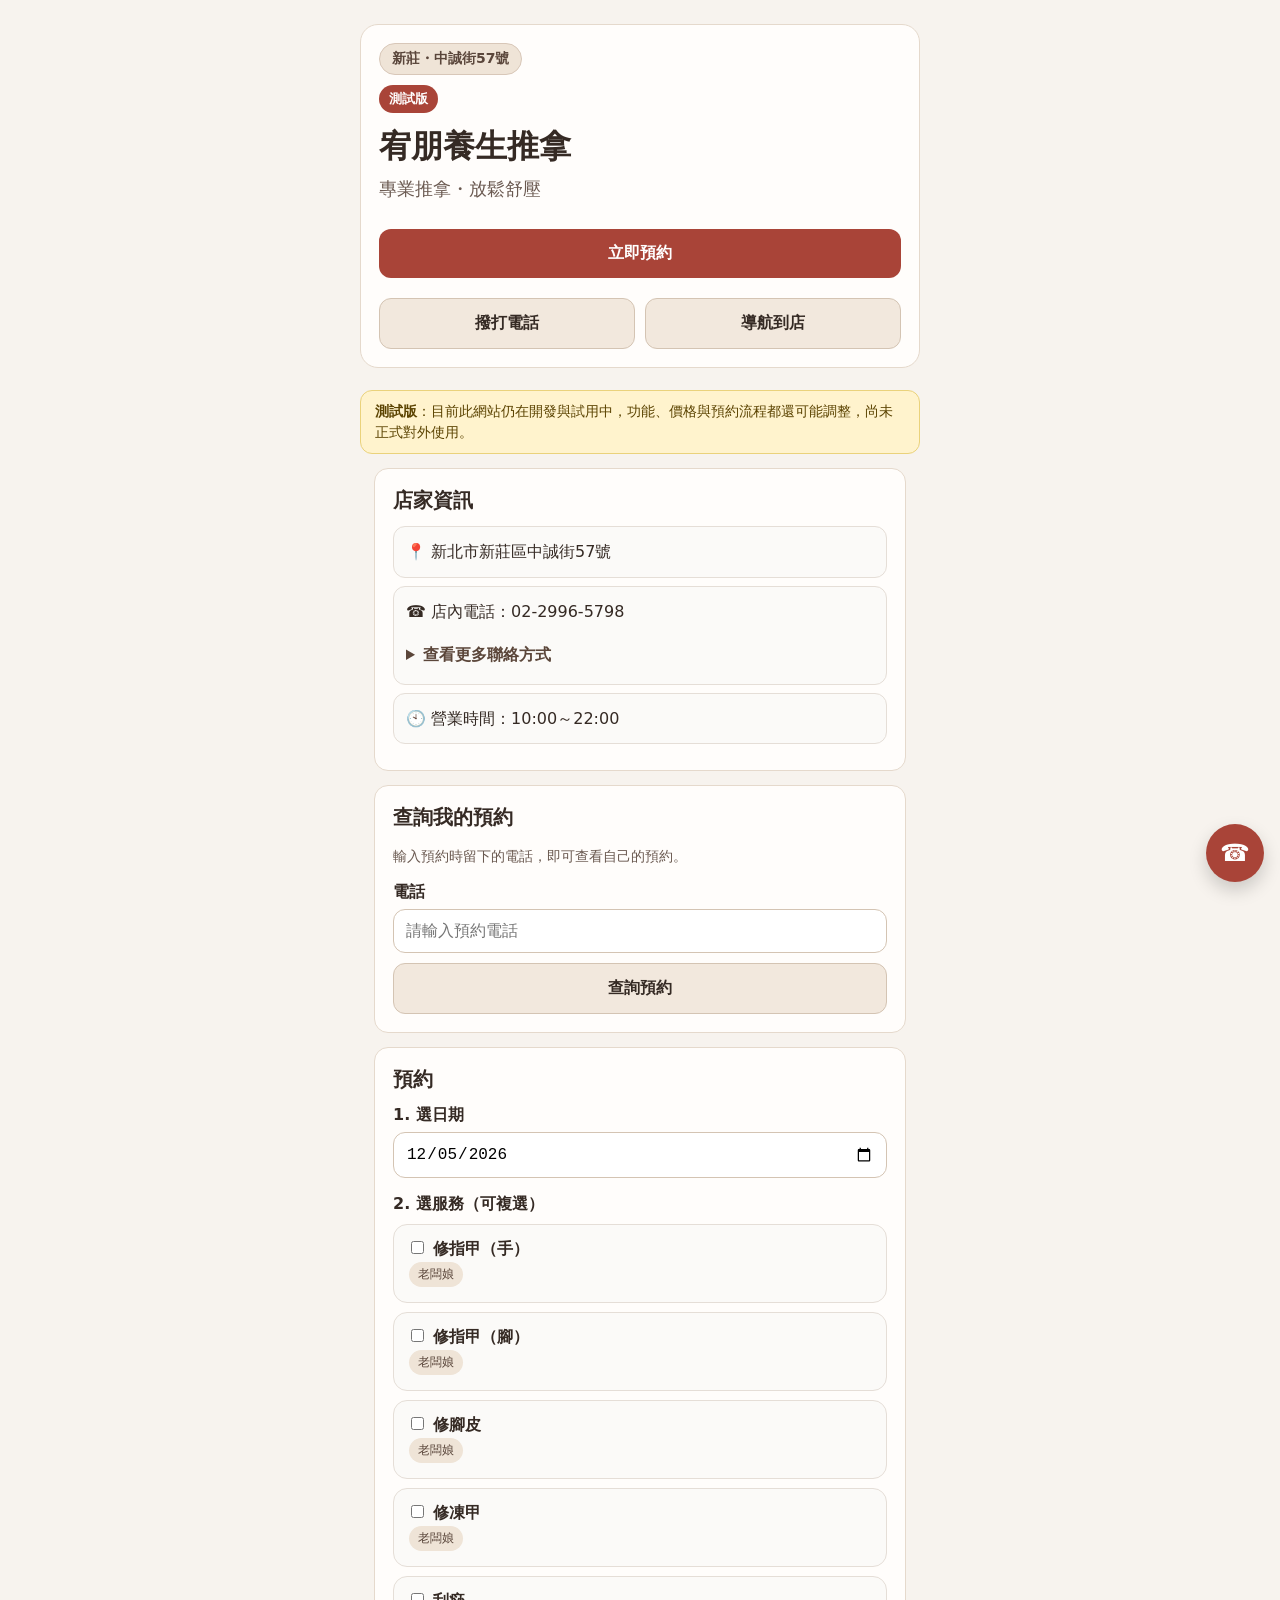
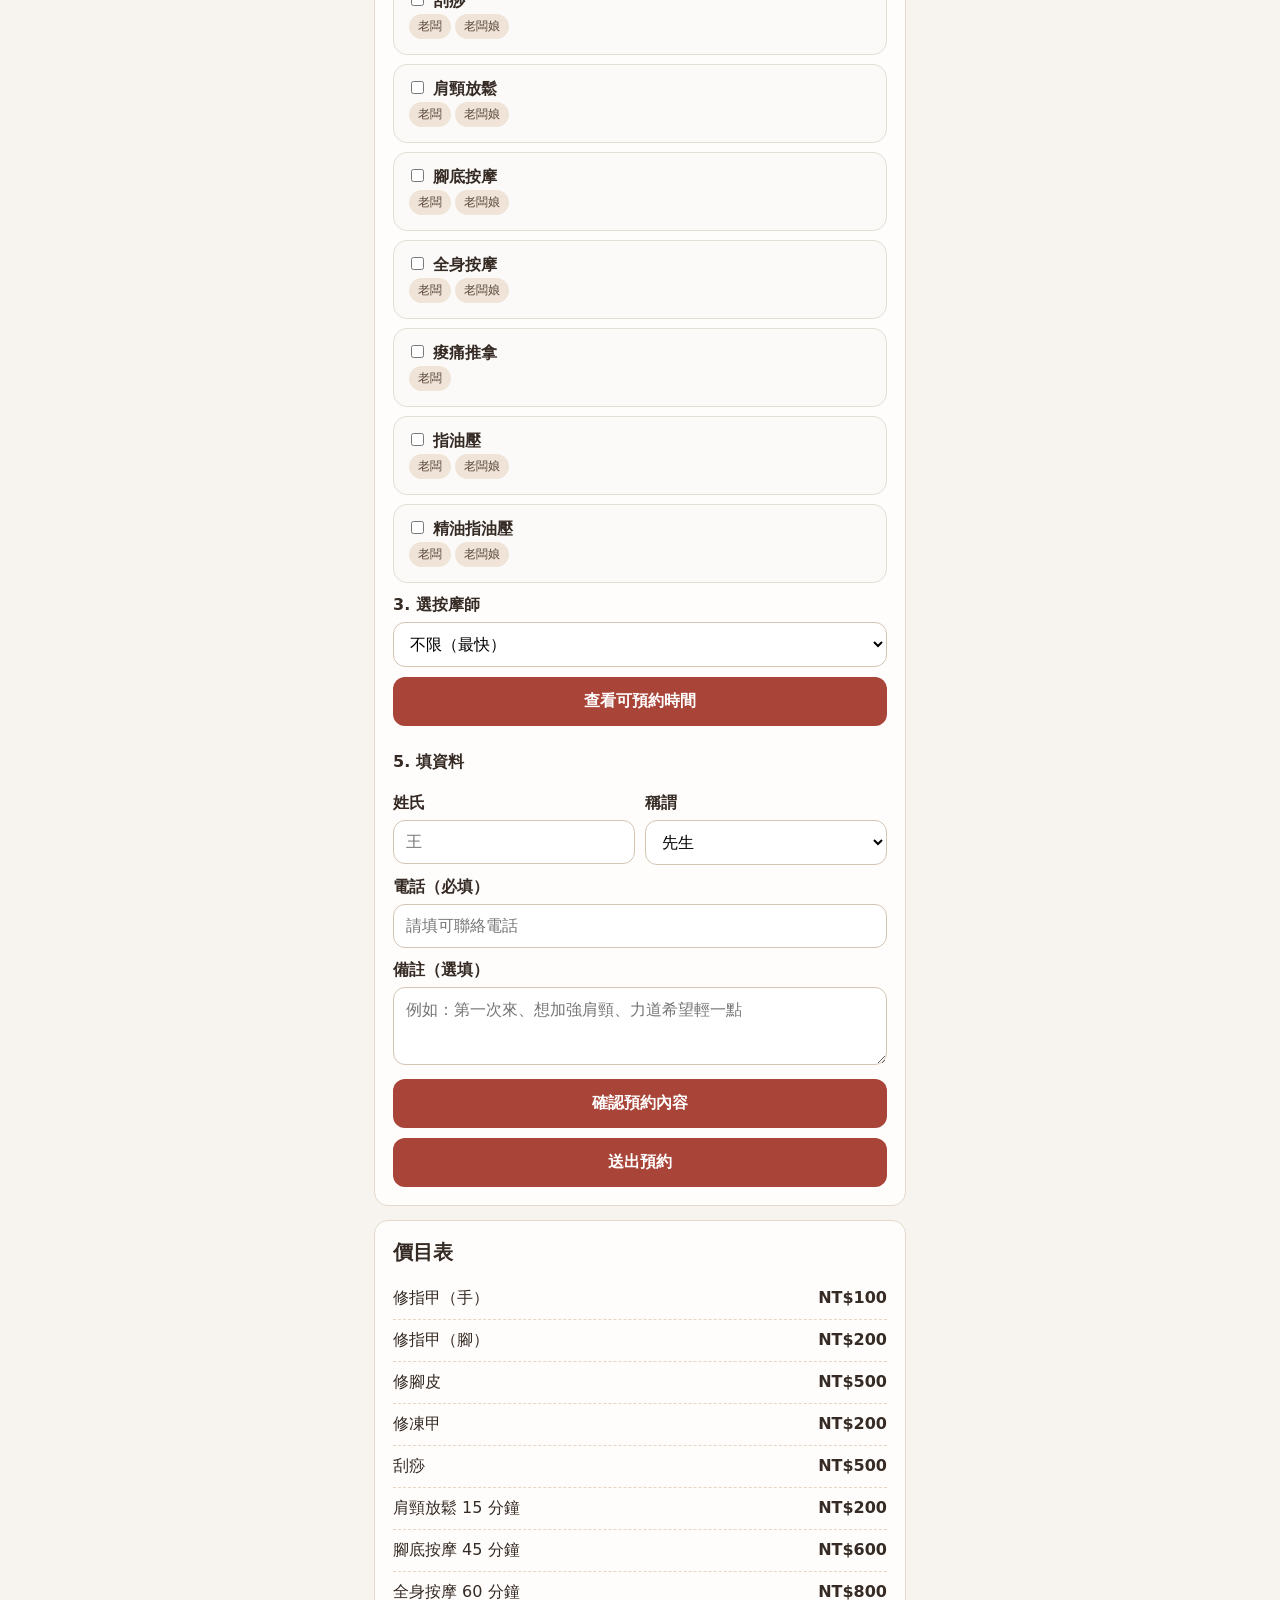
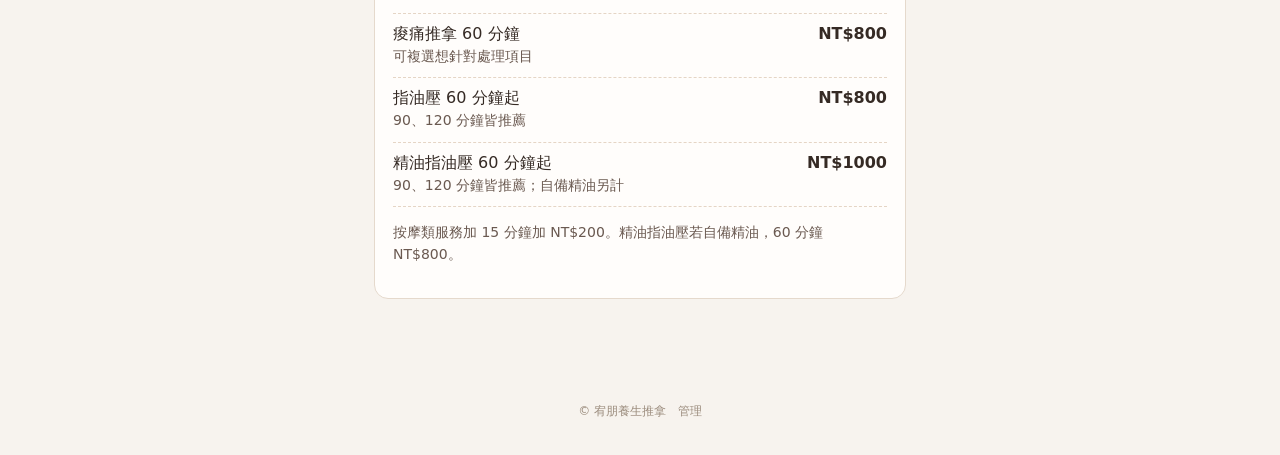
<file: index[1].html>
<!DOCTYPE html>
<html lang="zh-Hant">
<head>
<meta charset="UTF-8">
<meta name="viewport" content="width=device-width, initial-scale=1.0">
<title>宥朋養生推拿 測試站 v0.2</title>
<style>
*{box-sizing:border-box}
html{scroll-behavior:smooth}
body{margin:0;font-family:system-ui,-apple-system,"Noto Sans TC",sans-serif;background:#F7F3EE;color:#352A24}
a{text-decoration:none}
.hero{padding:24px 14px 10px;background:#F7F3EE}
.hero-inner{max-width:560px;margin:0 auto;background:#FFFDFB;border:1px solid #E5D9CC;border-radius:18px;padding:18px}
.badge{display:inline-block;background:#EFE4D7;color:#5A463B;border:1px solid #D8C7B8;border-radius:999px;padding:6px 12px;font-size:14px;font-weight:700}
.test-label{display:inline-block;background:#A94438;color:#fff;border-radius:999px;padding:5px 10px;font-size:13px;font-weight:900;margin:10px 0 6px}
h1{font-size:32px;margin:6px 0 8px;color:#352A24}
.tagline{font-size:18px;margin:0 0 18px;color:#6A5950}
.hero-actions{display:grid;grid-template-columns:1fr 1fr;gap:10px}
.hero-actions .btn:first-child{grid-column:1/-1}
main{max-width:560px;margin:0 auto;padding:14px 14px 70px}
.card{background:#FFFDFB;border:1px solid #E5D9CC;border-radius:14px;padding:18px;margin-bottom:14px}
h2{font-size:20px;margin:0 0 12px}
h3{font-size:16px;margin:16px 0 8px}
label{display:block;margin:12px 0 6px;font-weight:800}
input,select,textarea{width:100%;border:1px solid #D4C4B3;border-radius:12px;padding:12px;font-size:16px;background:#fff}
textarea{min-height:78px;resize:vertical}
button,.btn{display:block;width:100%;border:0;border-radius:12px;padding:14px 16px;font-size:16px;font-weight:900;margin-top:10px;background:#A94438;color:#fff;text-align:center;cursor:pointer}
button.secondary,.btn.secondary{background:#F2E8DD;color:#352A24;border:1px solid #D4C4B3}
button.ghost,.btn.ghost{background:#fff;color:#352A24;border:1px solid #B7A69A}
button.danger{background:#93352c}
button.small{width:auto;padding:8px 11px;font-size:13px;margin:5px 4px 0 0;border-radius:999px}
.hidden{display:none!important}
.muted{color:#6A5950;font-size:14px;line-height:1.6}
.info{background:#FBFAF8;border:1px solid #E5DED7;border-radius:12px;padding:12px;margin:8px 0;line-height:1.6}
.notice{background:#FFF6D8;border:1px solid #ECD98E;color:#5D4711;padding:12px;border-radius:12px;font-size:14px;line-height:1.6;margin-top:10px}
.success{background:#EDF9EF;border:1px solid #A8D8B0;color:#214A27;padding:14px;border-radius:12px;line-height:1.8;margin-top:12px}
.price-row{display:flex;justify-content:space-between;gap:10px;padding:10px 0;border-bottom:1px dashed #E5D5C5;font-size:16px}
.price-row:last-child{border-bottom:0}
.price-row b{white-space:nowrap}
.service{border:1px solid #E5DED7;border-radius:14px;padding:13px;margin:9px 0;background:#FBFAF8}
.service input[type=checkbox]{width:auto}
.chip{display:inline-block;padding:4px 9px;border-radius:999px;background:#EFE4D7;color:#5A463B;font-size:12px;margin:2px}
.row2{display:grid;grid-template-columns:1fr 1fr;gap:10px}
.grid{display:grid;grid-template-columns:repeat(3,1fr);gap:8px;margin-top:10px}
.slot{border:1px solid #CDB9A3;border-radius:12px;padding:10px 5px;text-align:center;background:#fff;cursor:pointer;font-size:13px;line-height:1.35}
.slot.sel{background:#A94438;color:#fff;border-color:#A94438}
.slot.disabled{background:#eee;color:#999;border-color:#ddd;cursor:not-allowed;text-decoration:line-through}
.part-checks{display:grid;grid-template-columns:1fr 1fr;gap:8px;margin-top:8px}
.part-check{display:flex;align-items:center;gap:6px;padding:9px 10px;border:1px solid #E5DED7;border-radius:12px;background:#fff;font-size:14px;font-weight:700}
.part-check input{width:auto;margin:0}
.appt{border-left:5px solid #A94438;background:#FBFAF8;padding:11px;border-radius:12px;margin:9px 0;line-height:1.65}
.appt.block{border-left-color:#B6782E}
.appt .t{font-weight:900}
footer{max-width:560px;margin:0 auto;padding:20px 14px 34px;text-align:center;color:#9B8C7D;font-size:12px}
footer a{color:#9B8C7D;margin-left:8px;font-size:12px}
.float-call{position:fixed;right:16px;bottom:18px;width:58px;height:58px;border-radius:50%;background:#A94438;color:#fff;display:flex;align-items:center;justify-content:center;font-size:24px;box-shadow:0 8px 18px rgba(0,0,0,.18);z-index:20}
.modal{position:fixed;inset:0;background:rgba(0,0,0,.45);display:flex;align-items:center;justify-content:center;padding:18px;z-index:50}
.modal-card{background:#fff;border-radius:18px;padding:18px;max-width:360px;width:100%}
.modal-actions{display:grid;grid-template-columns:1fr 1fr;gap:10px}
.test-banner{max-width:560px;margin:12px auto 0;padding:10px 14px;background:#FFF3CD;color:#5B4300;border:1px solid #EAD27B;border-radius:12px;font-size:14px;line-height:1.5}
.contact-more summary{cursor:pointer;font-weight:900;color:#5B463A;padding:10px 0 4px}
.contact-actions{display:grid;gap:8px;margin-top:10px}
.contact-actions a{display:block;text-align:center;border-radius:12px;padding:12px;font-weight:900;color:#352A24;border:1px solid #D4C4B3;background:#fff}
.login-shell{min-height:100vh;background:#F7F3EE;display:flex;align-items:center;justify-content:center;padding:18px}
.login-shell .card{width:100%;max-width:420px}
.admin-shell{min-height:100vh;background:#F7F3EE;padding:14px}
.admin-header{max-width:560px;margin:0 auto 14px;background:#352A24;color:#fff;border-radius:18px;padding:18px}
.admin-header h1{color:#fff;font-size:24px;margin:0 0 6px}
.admin-header p{margin:0;color:#E8DDD5;font-size:14px}
.admin-actions{max-width:560px;margin:0 auto 14px;display:grid;grid-template-columns:1fr 1fr;gap:10px}
.admin-page .card{max-width:560px;margin-left:auto;margin-right:auto}
body.admin-mode .hero,body.admin-mode main > section:not(#login):not(#admin),body.admin-mode .float-call,body.admin-mode footer{display:none!important}
body.admin-mode main{max-width:none;padding:0}
@media(max-width:380px){.part-checks,.row2{grid-template-columns:1fr}.grid{grid-template-columns:repeat(2,1fr)}}
</style>

<style>
.appt.done{
  opacity:.55;
  background:#eeeeee!important;
  border-left-color:#999!important;
  color:#666;
}
.appt.done .done-label{
  display:inline-block;
  background:#777;
  color:#fff;
  border-radius:999px;
  padding:3px 9px;
  font-size:12px;
  font-weight:900;
  margin-left:6px;
}
</style>

</head>
<body>

<section class="hero">
  <div class="hero-inner">
    <span class="badge">新莊・中誠街57號</span><br>
    <span class="test-label">測試版</span>
    <h1>宥朋養生推拿</h1>
    <p class="tagline">專業推拿・放鬆舒壓</p>
    <div class="hero-actions">
      <a class="btn" href="#booking">立即預約</a>
      <a class="btn secondary" href="#" onclick="openCall(event)">撥打電話</a>
      <a class="btn secondary" href="https://maps.app.goo.gl/8Anoo9XYUwxBuvbz8" target="_blank">導航到店</a>
    </div>
  </div>
</section>

<div class="test-banner"><b>測試版</b>：目前此網站仍在開發與試用中，功能、價格與預約流程都還可能調整，尚未正式對外使用。</div>

<main>
<section class="card">
  <h2>店家資訊</h2>
  <div class="info">📍 新北市新莊區中誠街57號</div>
  <div class="info">
☎️ 店內電話：02-2996-5798
<details class="contact-more" style="margin-top:8px">
<summary>查看更多聯絡方式</summary>
<div class="info">老闆：0958-133-798</div>
<div class="info">老闆娘：0953-133-798</div>
<div class="contact-actions">
<a href="tel:0958133798">撥打老闆電話</a>
<a href="tel:0953133798">撥打老闆娘電話</a>
</div>
</details>
</div>
  <div class="info">🕙 營業時間：10:00～22:00</div>
</section>

<section id="customer">
  <div class="card">
    <h2>查詢我的預約</h2>
    <p class="muted">輸入預約時留下的電話，即可查看自己的預約。</p>
    <label>電話</label>
    <input id="lookupPhone" placeholder="請輸入預約電話">
    <button class="secondary" onclick="lookup()">查詢預約</button>
    <div id="lookupBox"></div>
  </div>

  <div class="card" id="booking">
    <h2>預約</h2>

    <label>1. 選日期</label>
    <input type="date" id="dateInput">

    <h3>2. 選服務（可複選）</h3>
    <div id="services"></div>

    <label>3. 選按摩師</label>
    <select id="staffInput">
      <option value="any">不限（最快）</option>
      <option value="boss">老闆</option>
      <option value="lady">老闆娘</option>
    </select>

    <button onclick="calcSlots()">查看可預約時間</button>
    <div id="totalBox" class="notice hidden"></div>

    <h3 id="slotTitle" class="hidden">4. 選可預約時段</h3>
    <div id="slots" class="grid"></div>

    <h3>5. 填資料</h3>
    <div class="row2">
      <div>
        <label>姓氏</label>
        <input id="surname" placeholder="王">
      </div>
      <div>
        <label>稱謂</label>
        <select id="title"><option>先生</option><option>小姐</option></select>
      </div>
    </div>

    <label>電話（必填）</label>
    <input id="phone" placeholder="請填可聯絡電話">

    <label>備註（選填）</label>
    <textarea id="note" placeholder="例如：第一次來、想加強肩頸、力道希望輕一點"></textarea>

    <button onclick="preview()">確認預約內容</button>
    <div id="previewBox" class="notice hidden"></div>

    <button onclick="submitBooking()">送出預約</button>
    <div id="successBox" class="success hidden"></div>
  </div>
</section>

<section class="card">
  <h2>價目表</h2>
  <div class="price-row"><span>修指甲（手）</span><b>NT$100</b></div>
  <div class="price-row"><span>修指甲（腳）</span><b>NT$200</b></div>
  <div class="price-row"><span>修腳皮</span><b>NT$500</b></div>
  <div class="price-row"><span>修凍甲</span><b>NT$200</b></div>
  <div class="price-row"><span>刮痧</span><b>NT$500</b></div>
  <div class="price-row"><span>肩頸放鬆 15 分鐘</span><b>NT$200</b></div>
  <div class="price-row"><span>腳底按摩 45 分鐘</span><b>NT$600</b></div>
  <div class="price-row"><span>全身按摩 60 分鐘</span><b>NT$800</b></div>
  <div class="price-row"><span>痠痛推拿 60 分鐘<br><small class="muted">可複選想針對處理項目</small></span><b>NT$800</b></div>
  <div class="price-row"><span>指油壓 60 分鐘起<br><small class="muted">90、120 分鐘皆推薦</small></span><b>NT$800</b></div>
  <div class="price-row"><span>精油指油壓 60 分鐘起<br><small class="muted">90、120 分鐘皆推薦；自備精油另計</small></span><b>NT$1000</b></div>
  <p class="muted">按摩類服務加 15 分鐘加 NT$200。精油指油壓若自備精油，60 分鐘 NT$800。</p>
</section>

<section id="login" class="hidden login-shell">
  <div class="card">
    <h2>宥朋店家後台登入</h2>
    <p class="muted">測試版帳號：admin　密碼：1234</p>
    <label>帳號</label><input id="adminUser">
    <label>密碼</label><input id="adminPass" type="password">
    <label style="display:flex;gap:8px;align-items:center"><input id="remember" type="checkbox" checked style="width:auto">保持登入，下次直接查看後台</label>
    <button onclick="login()">登入後台</button>
    <button class="ghost" onclick="showCustomer()">回到客人網站</button>
  </div>
</section>

<section id="admin" class="hidden admin-page">
  <div class="admin-shell">
    <div class="admin-header">
      <h1>宥朋店家後台</h1>
      <p>測試版｜登入後只顯示店家管理功能</p>
    </div>
    <div class="admin-actions">
      <button class="secondary" onclick="showCustomer()">回到客人網站</button>
      <button class="danger" onclick="logout()">登出</button>
    </div>

    <div class="card">
      <h2>預約清單</h2>
      <label>查看日期</label>
      <input type="date" id="adminDate" onchange="renderAdmin()">
      <div id="adminList"></div>
    </div>

    
    
    <div class="card">
      <h2>今日營業時間設定</h2>
      <p class="muted">依照上方「查看日期」設定。設定後，客人端該日期的可預約時間會跟著改變。</p>
      <div id="hoursStatus" class="info"></div>

      <button class="ghost" onclick="setNormalHours()">恢復正常營業 10:00～22:00</button>

      <label>提早打烊時間</label>
      <input type="time" id="earlyCloseTime" step="900" value="18:00">
      <button onclick="setEarlyClose()">設定提早打烊</button>

      <label>延後打烊時間</label>
      <input type="time" id="lateCloseTime" step="900" value="23:00">
      <button onclick="setLateClose()">設定延後打烊</button>
    </div>

<div class="card">
      <h2>營業額紀錄</h2>
      <p class="muted">依照上方「查看日期」統計。預約與現場客會計入營業額；預留時間不計入。</p>
      <div id="revenueBox" class="info"></div>
      <h3>當日明細</h3>
      <div id="revenueList"></div>
    </div>

<div class="card">
      <h2>新增現場客／預留時間</h2>
      <label>類型</label>
      <select id="manualType"><option value="walkin">現場客</option><option value="block">預留時間</option></select>
      <label>日期</label><input type="date" id="manualDate">
      <label>人員</label><select id="manualStaff"><option value="boss">老闆</option><option value="lady">老闆娘</option></select>
      <div class="row2">
        <div><label>開始時間</label><input type="time" id="manualStart" step="900"></div>
        <div><label>時間長度</label><select id="manualDur"><option value="30">30分</option><option value="45">45分</option><option value="60">60分</option><option value="90">90分</option><option value="120">120分</option></select></div>
      </div>
      <label>服務／原因</label>
      <input id="manualService" placeholder="例如：腳底按摩、吃飯、外出">
      <label>金額（現場客才需要填）</label>
      <input id="manualPrice" type="number" min="0" step="50" placeholder="例如：800；預留時間可留空">
      <button onclick="addManual()">新增並鎖定時段</button>
    </div>

    <div class="card">
      <h2>後台設定</h2>
      <label>Buffer 緩衝時間</label>
      <select id="buffer" onchange="saveBuffer()">
        <option value="0">0分鐘</option><option value="5">5分鐘</option><option value="10">10分鐘</option><option value="15">15分鐘</option><option value="20">20分鐘</option>
      </select>
      <button class="ghost" onclick="seed(true)">重置 Demo 假資料</button>
    </div>
  </div>
</section>
</main>

<a class="float-call" href="#" onclick="openCall(event)">☎</a>
<div id="callModal" class="modal hidden">
  <div class="modal-card">
    <h2>撥打電話？</h2>
    <p>是否撥打宥朋養生推拿店內電話<br><b>02-2996-5798</b></p>
    <div class="modal-actions">
      <button class="ghost" onclick="closeCall()">取消</button>
      <a class="btn" href="tel:0229965798">撥打</a>
    </div>
  </div>
</div>

<footer>© 宥朋養生推拿 <a href="#" onclick="goAdmin(event)">管理</a></footer>

<script>
const staffName={boss:"老闆",lady:"老闆娘",any:"不限"};

const painItems=[
"頭痛","睡眠障礙","腰酸背痛","頸椎夾窄","肩頸痠痛","肩關節周圍炎（五十肩）","肌腱炎",
"脊椎側彎","S 型脊椎","腰椎間盤突出","僵直性脊椎炎","椎體滑脫",
"網球肘","媽媽手","電腦手","手臂酸麻痛","扳機指","手腕酸痛",
"膝蓋酸痛無力","腳踝扭傷","足底筋膜炎","跟腱炎","手腳冰冷無力","現場由師傅評估"
];

const servicesDef=[
{id:"handnail",name:"修指甲（手）",staff:["lady"],type:"fixed",fixed:30,base:100,baseDur:30},
{id:"footnail",name:"修指甲（腳）",staff:["lady"],type:"fixed",fixed:45,base:200,baseDur:45},
{id:"callus",name:"修腳皮",staff:["lady"],type:"level",levels:[["輕微",30],["一般（推薦）",45],["嚴重",60]],rec:45,base:500},
{id:"ingrown",name:"修凍甲",staff:["lady"],type:"level",levels:[["輕微",30],["一般（推薦）",45],["嚴重",60]],rec:45,base:200},
{id:"gua",name:"刮痧",staff:["boss","lady"],type:"fixed",fixed:60,label:"刮痧依出痧狀況而不同，系統先預留 60 分鐘。",base:500,baseDur:60},
{id:"neck",name:"肩頸放鬆",staff:["boss","lady"],type:"free",opts:[15,30,45,60],rec:30,base:200,baseDur:15},
{id:"foot",name:"腳底按摩",staff:["boss","lady"],type:"free",opts:[45,60,75,90,105,120],rec:60,base:600,baseDur:45},
{id:"body",name:"全身按摩",staff:["boss","lady"],type:"free",opts:[60,75,90,105,120],rec:60,base:800,baseDur:60},
{id:"pain",name:"痠痛推拿",staff:["boss"],type:"free",opts:[60,75,90,105,120],rec:60,base:800,baseDur:60,parts:painItems},
{id:"oil",name:"指油壓",staff:["boss","lady"],type:"free",opts:[60,75,90,105,120],rec:90,base:800,baseDur:60,recommended:[90,120]},
{id:"aroma",name:"精油指油壓",staff:["boss","lady"],type:"free",opts:[60,75,90,105,120],rec:90,base:1000,baseDur:60,recommended:[90,120],special:"自備精油 60 分鐘 NT$800"}
];

let selected=null;

function today(){return new Date().toISOString().slice(0,10)}
function toMin(t){let a=t.split(":").map(Number);return a[0]*60+a[1]}
function toTime(m){return String(Math.floor(m/60)).padStart(2,"0")+":"+String(m%60).padStart(2,"0")}
function add(t,m){return toTime(toMin(t)+m)}
function norm(p){return (p||"").replace(/\D/g,"")}
function bookings(){return JSON.parse(localStorage.getItem("yp_bk_v23")||"[]")}
function save(b){localStorage.setItem("yp_bk_v23",JSON.stringify(b))}
function openCall(e){e.preventDefault();callModal.classList.remove("hidden")}
function closeCall(){callModal.classList.add("hidden")}

function show(id){
  ["customer","login","admin"].forEach(x=>document.getElementById(x).classList.add("hidden"));
  document.getElementById(id).classList.remove("hidden");
  if(id==="login"||id==="admin"){document.body.classList.add("admin-mode")}
  else{document.body.classList.remove("admin-mode")}
  scrollTo(0,0)
}
function showCustomer(){show("customer")}
function goAdmin(e){e.preventDefault();if(localStorage.getItem("yp_admin_v23")==="yes"){show("admin");renderAdmin()}else show("login")}

function priceOf(s,dur){
  if(["handnail","footnail","callus","ingrown","gua"].includes(s.id))return s.base;
  let extra=Math.max(0,dur-s.baseDur);
  return s.base+Math.ceil(extra/15)*200;
}

function seed(alertIt){
  let d=today();
  save([
    {id:crypto.randomUUID(),type:"booking",date:d,staff:"boss",start:"14:00",end:"15:00",service:"全身按摩",customer:"王先生",phone:"0912-000-000",note:"肩頸較痠",price:800},
    {id:crypto.randomUUID(),type:"booking",date:d,staff:"lady",start:"11:00",end:"11:45",service:"修腳皮",customer:"林小姐",phone:"02-0000-0000",note:"第一次來",price:500},
    {id:crypto.randomUUID(),type:"block",date:d,staff:"lady",start:"16:00",end:"16:30",service:"吃飯",customer:"預留",phone:"",note:"",price:0}
  ]);
  if(alertIt){renderAdmin();alert("已重置")}
}

function init(){
  dateInput.value=today();dateInput.min=today();
  adminDate.value=today();manualDate.value=today();manualDate.min=today();
  if(!localStorage.getItem("yp_bk_v23"))seed(false);
  if(!localStorage.getItem("yp_buf_v23"))localStorage.setItem("yp_buf_v23","15");
  buffer.value=localStorage.getItem("yp_buf_v23");
  renderServices();
  if(localStorage.getItem("yp_admin_v23")==="yes"){show("admin");renderAdmin()}else show("customer")
}

function renderServices(){
  services.innerHTML="";
  servicesDef.forEach(s=>{
    let div=document.createElement("div");
    div.className="service";
    let h=`<label style="margin:0"><input type="checkbox" class="svc" value="${s.id}" onchange="toggleSvc('${s.id}')"> ${s.name}</label>
    <div>${s.staff.map(x=>`<span class='chip'>${staffName[x]}</span>`).join("")}</div>
    <div id="opt-${s.id}" class="hidden">`;

    if(s.type==="free"){
      h+=`<label>時間</label><select id="dur-${s.id}" onchange="clearSlots()">`;
      s.opts.forEach(o=>{
        let recText=s.recommended?(s.recommended.includes(o)?"（推薦）":""):(o===s.rec?"（推薦）":"");
        h+=`<option value="${o}" ${o===s.rec?"selected":""}>${o} 分鐘${recText}</option>`;
      });
      h+=`</select>`;
      if(s.parts){
        h+=`<label>想針對處理（可複選）</label><div id="part-${s.id}" class="part-checks">`;
        s.parts.forEach(p=>h+=`<label class="part-check"><input type="checkbox" value="${p}" onchange="clearSlots()"> ${p}</label>`);
        h+=`</div><label>其他（選填）</label><textarea id="extra-${s.id}" placeholder="選填，例如：右肩抬不起來、彎腰會痛、左手容易麻..."></textarea><p class="muted">若上述選項無法完整描述您的狀況，可在此補充，例如哪裡痛、不舒服多久、什麼動作會痛。</p>`;
      }
    }
    if(s.type==="fixed"){
      h+=`<div class="notice">${s.label||"系統會自動預留服務時間。"}</div><input type="hidden" id="dur-${s.id}" value="${s.fixed}">`;
    }
    if(s.type==="level"){
      h+=`<label>請選擇情況</label><select id="dur-${s.id}" onchange="clearSlots()">`;
      s.levels.forEach(l=>h+=`<option value="${l[1]}" ${l[1]===s.rec?"selected":""}>${l[0]}（約 ${l[1]} 分）</option>`);
      h+=`</select><p class="muted">不確定可選一般（推薦）。</p>`;
    }
    if(s.special)h+=`<p class="muted">${s.special}</p>`;
    div.innerHTML=h+"</div>";
    services.appendChild(div);
  });
}

function toggleSvc(id){
  document.getElementById("opt-"+id).classList.toggle("hidden",!document.querySelector(`.svc[value="${id}"]`).checked);
  clearSlots();
}
function clearSlots(){
  selected=null;
  slots.innerHTML="";
  slotTitle.classList.add("hidden");
  previewBox.classList.add("hidden");
}

function selectedServices(){
  return [...document.querySelectorAll(".svc:checked")].map(c=>{
    let s=servicesDef.find(x=>x.id===c.value);
    let dur=Number(document.getElementById("dur-"+s.id).value);
    let displayName=s.name;
    let part="";
    if(s.parts){
      let checked=[...document.querySelectorAll("#part-"+s.id+" input:checked")].map(x=>x.value);
      let extra=(document.getElementById("extra-"+s.id)?.value||"").trim();
      part=checked.join("、");
      if(part)displayName=s.name+"（"+part+"）";
      if(extra)displayName+="【其他："+extra+"】";
    }
    return {...s,name:displayName,rawName:s.name,part,dur,price:priceOf(s,dur)}
  });
}
function total(ss){return ss.reduce((a,s)=>a+s.dur,0)}
function totalPrice(ss){return ss.reduce((a,s)=>a+s.price,0)}
function can(st,ss){return ss.every(s=>s.staff.includes(st))}
function overlap(a,b,c,d){return toMin(a)<toMin(d)&&toMin(c)<toMin(b)}
function getHours(date){
  const all = JSON.parse(localStorage.getItem("yp_hours_v25")||"{}");
  return all[date] || {open:"10:00", close:"22:00", label:"正常營業"};
}
function saveHours(date, data){
  const all = JSON.parse(localStorage.getItem("yp_hours_v25")||"{}");
  all[date] = data;
  localStorage.setItem("yp_hours_v25", JSON.stringify(all));
}
function renderHoursStatus(){
  if(!document.getElementById("hoursStatus")) return;
  const d = adminDate.value || today();
  const h = getHours(d);
  hoursStatus.innerHTML = `<b>${d}</b><br>${h.label}<br>可預約時間：${h.open}～${h.close}`;
}
function setNormalHours(){
  const d = adminDate.value || today();
  saveHours(d, {open:"10:00", close:"22:00", label:"正常營業"});
  renderHoursStatus();
  renderAdmin();
  alert("已恢復正常營業時間");
}
function setEarlyClose(){
  const d = adminDate.value || today();
  const close = earlyCloseTime.value || "18:00";
  saveHours(d, {open:"10:00", close, label:"提早打烊"});
  renderHoursStatus();
  renderAdmin();
  alert("已設定提早打烊");
}
function setLateClose(){
  const d = adminDate.value || today();
  const close = lateCloseTime.value || "23:00";
  saveHours(d, {open:"10:00", close, label:"延後打烊"});
  renderHoursStatus();
  renderAdmin();
  alert("已設定延後打烊");
}
function available(date,staff,start,dur){
  let buf=Number(localStorage.getItem("yp_buf_v23")||localStorage.getItem("yp_buf_v25")||15);
  let end=add(start,dur+buf);
  const h=getHours(date);
  if(toMin(start)<toMin(h.open)||toMin(end)>toMin(h.close))return false;
  return !bookings().filter(b=>b.date===date&&b.staff===staff).some(b=>overlap(start,end,b.start,b.end));
}

function calcSlots(){
  selected=null;
  let date=dateInput.value,ss=selectedServices(),st=staffInput.value,dur=total(ss),p=totalPrice(ss);
  slots.innerHTML="";
  if(!date||!ss.length){alert("請先選日期與服務");return}
  totalBox.innerHTML=`已選：${ss.map(s=>s.name+" "+s.dur+"分").join("、")}<br>服務總時間：約 ${dur} 分鐘<br>預估價格：NT$${p}`;
  totalBox.classList.remove("hidden");
  slotTitle.classList.remove("hidden");

  let cands=st==="any"?["boss","lady"].filter(x=>can(x,ss)):(can(st,ss)?[st]:[]);
  if(!cands.length){
    slots.innerHTML=`<div class="notice" style="grid-column:1/-1">這組服務需要跨師傅接續。正式版會自動安排，此 Demo 先提示。</div>`;
    return;
  }
  let count=0,buf=Number(localStorage.getItem("yp_buf_v23")||15);
  const biz=getHours(date); for(let m=toMin(biz.open);m<=toMin(biz.close)-dur-buf;m+=15){
    let t=toTime(m);
    cands.forEach(staff=>{
      let ok=available(date,staff,t,dur),d=document.createElement("div");
      d.className="slot"+(ok?"":" disabled");
      d.innerHTML=`${t}<br>${staffName[staff]}`;
      if(ok){
        count++;
        d.onclick=()=>{
          document.querySelectorAll(".slot").forEach(x=>x.classList.remove("sel"));
          d.classList.add("sel");
          selected={date,staff,start:t,dur,service:ss.map(s=>s.name).join("＋"),price:p};
          previewBox.classList.add("hidden");
        };
      }
      slots.appendChild(d);
    });
  }
  if(!count)slots.innerHTML=`<div class="notice" style="grid-column:1/-1">這天沒有符合條件的時段。</div>`;
}

function preview(){
  if(!selected){alert("請先選時間");return}
  let name=surname.value.trim();
  let tel=phone.value.trim();
  if(!name||!tel){alert("請先填寫姓氏與電話");return}
  let end=add(selected.start,selected.dur);
  previewBox.innerHTML=`<b>預約確認</b><br>
  日期：${selected.date}<br>
  時間：${selected.start}～${end}<br>
  按摩師：${staffName[selected.staff]}<br>
  服務：${selected.service}<br>
  服務時間：約 ${selected.dur} 分鐘<br>
  預估價格：NT$${selected.price}<br>
  客人：${name}${title.value}<br>
  電話：${tel}<br>
  ${note.value.trim()?("備註："+note.value.trim()+"<br>"):""}
  <br><b>確認內容無誤後，請按下方「送出預約」。</b>`;
  previewBox.classList.remove("hidden");
}

function submitBooking(){
  if(!selected){alert("請先選時間");return}
  let name=surname.value.trim();
  let tel=phone.value.trim();
  if(!name||!tel){alert("姓氏與電話都是必填");return}
  let item={
    id:crypto.randomUUID(),
    type:"booking",
    date:selected.date,
    staff:selected.staff,
    start:selected.start,
    end:add(selected.start,selected.dur),
    service:selected.service,
    customer:name+title.value,
    phone:tel,
    note:note.value.trim(),
    price:selected.price
  };
  let b=bookings();b.push(item);save(b);
  successBox.innerHTML=`<b>預約成功！</b><br>
  ${item.date} ${item.start}～${item.end}<br>
  ${staffName[item.staff]}｜${item.customer}<br>
  ${item.service}<br>
  預估價格：NT$${item.price}<br><br>
  如需修改時間、服務項目或取消預約，請撥打店內室內電話聯繫。`;
  successBox.classList.remove("hidden");
  lookupPhone.value=item.phone;
  calcSlots();
}

function lookup(){
  let p=norm(lookupPhone.value);
  if(!p){alert("請輸入電話");return}
  let items=bookings().filter(b=>b.type==="booking"&&norm(b.phone)===p).sort((a,b)=>(a.date+a.start).localeCompare(b.date+b.start));
  lookupBox.innerHTML=items.length?items.map(b=>`<div class="appt"><div class="t">${b.date} ${b.start}～${b.end}</div>${staffName[b.staff]}｜${b.customer}<br>${b.service}<br>${b.price?("預估價格：NT$"+b.price+"<br>"):""}<span class="muted">修改或取消請撥打店內電話。</span></div>`).join(""):`<div class="notice">查無此電話的預約。</div>`;
}

function login(){
  if(adminUser.value==="admin"&&adminPass.value==="1234"){
    if(remember.checked)localStorage.setItem("yp_admin_v23","yes");
    show("admin");renderAdmin();
  }else alert("帳號或密碼錯誤");
}
function logout(){localStorage.removeItem("yp_admin_v23");show("customer")}

function renderAdmin(){
  renderHoursStatus();
  let d=adminDate.value||today();
  let items=bookings().filter(b=>b.date===d).sort((a,b)=>a.start.localeCompare(b.start));
  renderRevenue(d, items);
  if(!items.length){adminList.innerHTML="<p class='muted'>這天目前沒有預約。</p>";return}
  adminList.innerHTML="";
  ["boss","lady"].forEach(st=>{
    adminList.innerHTML+=`<h3>${staffName[st]}</h3>`;
    let g=items.filter(x=>x.staff===st);
    if(!g.length)adminList.innerHTML+="<p class='muted'>無</p>";
    g.forEach(b=>adminList.innerHTML+=`<div class="appt ${b.type==="block"?"block":""} ${b.done?"done":""}">
      <div class="t">${b.start}～${b.end} ${b.done?"<span class='done-label'>已結束</span>":""}</div>
      ${b.type==="block"?"預留：":""}${b.customer}｜${b.service}<br>
      ${b.phone?"電話："+b.phone+"<br>":""}
      ${b.price?("價格：NT$"+b.price+"<br>"):""}
      ${b.note?("備註："+b.note+"<br>"):""}
      ${b.done?"":`<button class="small" onclick="finish('${b.id}')">完成</button>`}
      <button class="small" onclick="extend('${b.id}')">延長15分</button>
      <button class="small danger" onclick="del('${b.id}')">取消</button>
    </div>`);
  });
}


function renderRevenue(date, items){
  const counted = items.filter(b=>b.type!=="block");
  const total = counted.reduce((sum,b)=>sum+Number(b.price||0),0);
  const online = counted.filter(b=>b.type==="booking" && b.customer!=="現場客").reduce((sum,b)=>sum+Number(b.price||0),0);
  const walkin = counted.filter(b=>b.customer==="現場客").reduce((sum,b)=>sum+Number(b.price||0),0);

  if(document.getElementById("revenueBox")){
    revenueBox.innerHTML = `
      <b>${date}</b><br>
      營業額合計：<b>NT$${total}</b><br>
      線上預約：NT$${online}<br>
      現場客：NT$${walkin}
    `;
  }

  if(document.getElementById("revenueList")){
    if(!counted.length){
      revenueList.innerHTML = `<p class="muted">這天目前沒有營業額紀錄。</p>`;
      return;
    }
    revenueList.innerHTML = counted.map(b=>`
      <div class="appt">
        <div class="t">${b.start}～${b.end}</div>
        ${staffName[b.staff]}｜${b.customer}｜${b.service}<br>
        金額：NT$${Number(b.price||0)}
      </div>
    `).join("");
  }
}

function addManual(){
  let date=manualDate.value,staff=manualStaff.value,start=manualStart.value,dur=Number(manualDur.value),service=manualService.value.trim()||(manualType.value==="block"?"預留時間":"現場服務"),manualAmount=Number(manualPrice.value||0);
  if(!date||!start){alert("請填日期與開始時間");return}
  if(!available(date,staff,start,dur)){alert("這段時間已有預約或超出營業時間");return}
  let item={id:crypto.randomUUID(),type:manualType.value==="block"?"block":"booking",date,staff,start,end:add(start,dur),service,customer:manualType.value==="block"?"預留":"現場客",phone:"",note:"",price:manualType.value==="block"?0:manualAmount};
  let b=bookings();b.push(item);save(b);renderAdmin();alert("已新增");
}
function finish(id){
  if(confirm("確定將這筆預約標記為已結束？")){
    let b=bookings();
    let x=b.find(i=>i.id===id);
    if(x){x.done=true}
    save(b);
    renderAdmin();
  }
}
function extend(id){let b=bookings(),x=b.find(i=>i.id===id);x.end=add(x.end,15);save(b);renderAdmin()}
function del(id){if(confirm("確定取消？")){save(bookings().filter(x=>x.id!==id));renderAdmin()}}
function saveBuffer(){localStorage.setItem("yp_buf_v23",buffer.value);renderAdmin()}

init();
</script>
</body>
</html>
</file>
